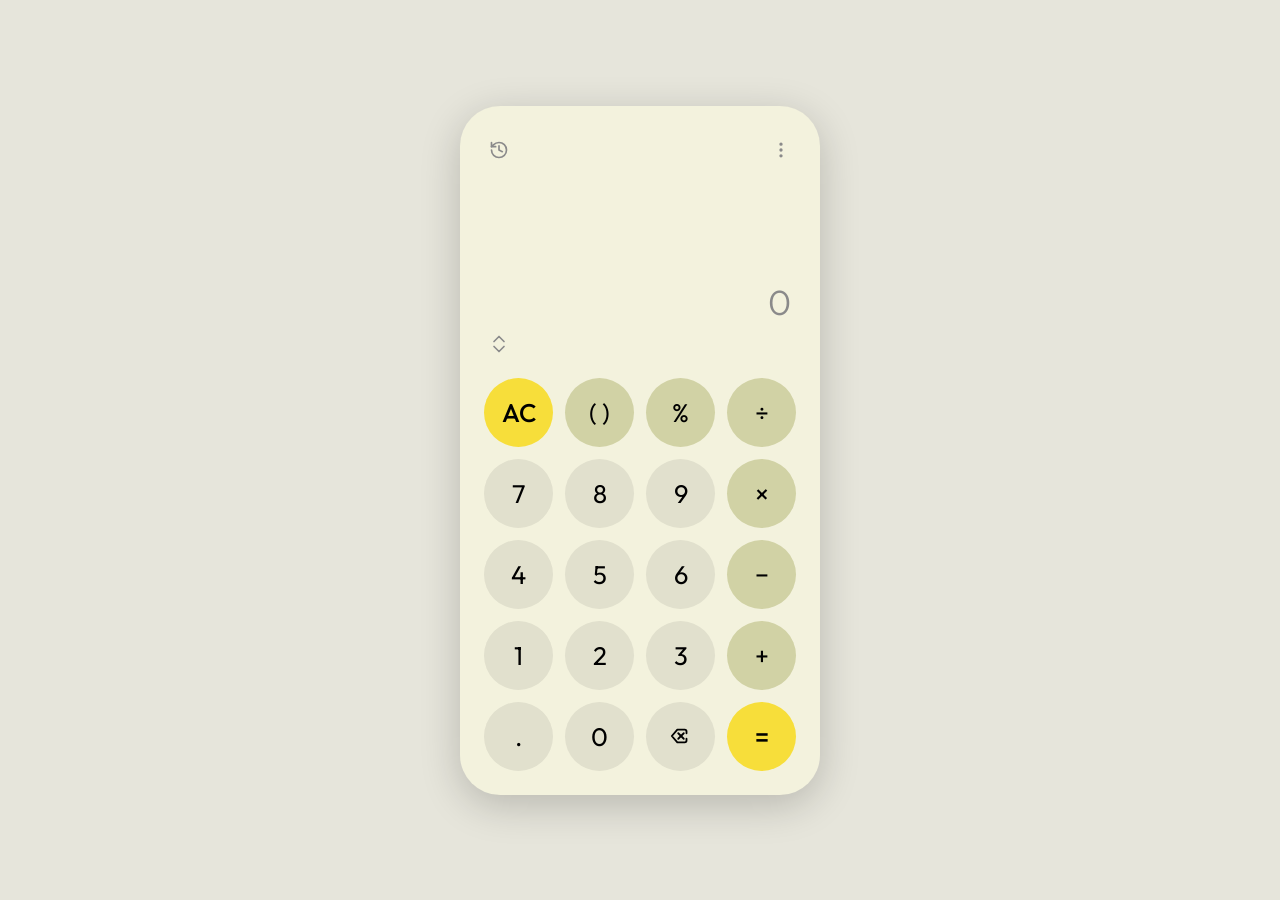
<file: Webdev-Level2-Task1-Calculator/index.html>
<!DOCTYPE html>
<html lang="en">

<head>
    <meta charset="UTF-8">
    <meta name="viewport" content="width=device-width, initial-scale=1.0">
    <title>Calculator Interface</title>
    <link rel="stylesheet" href="style.css">
    <link href="https://fonts.googleapis.com/css2?family=Outfit:wght@300;400;500&display=swap" rel="stylesheet">
</head>

<body data-theme="light">
    <div class="calculator-wrapper">

        <div class="calculator">
            <div class="header">
                <span class="history-icon">
                    <svg xmlns="http://www.w3.org/2000/svg" width="20" height="20" viewBox="0 0 24 24" fill="none"
                        stroke="currentColor" stroke-width="2" stroke-linecap="round" stroke-linejoin="round">
                        <path d="M3 12a9 9 0 1 0 9-9 9.75 9.75 0 0 0-6.74 2.74L3 8" />
                        <path d="M3 3v5h5" />
                        <path d="M12 7v5l4 2" />
                    </svg>
                </span>
                <div class="menu-container">
                    <span class="menu-icon" id="menu-icon">
                        <svg xmlns="http://www.w3.org/2000/svg" width="20" height="20" viewBox="0 0 24 24" fill="none"
                            stroke="currentColor" stroke-width="2" stroke-linecap="round" stroke-linejoin="round">
                            <circle cx="12" cy="12" r="1" />
                            <circle cx="12" cy="5" r="1" />
                            <circle cx="12" cy="19" r="1" />
                        </svg>
                    </span>
                    <div id="dropdown-menu" class="dropdown-menu">
                        <button id="theme-btn" class="theme-btn">Change Theme</button>
                    </div>
                </div>
            </div>
            <div class="display">
                <div class="expression" id="expression"></div>
                <div class="result" id="result">0</div>
            </div>
            <div class="controls">
                <span class="up-down-icon">
                    <svg xmlns="http://www.w3.org/2000/svg" width="20" height="20" viewBox="0 0 24 24" fill="none"
                        stroke="currentColor" stroke-width="2" stroke-linecap="round" stroke-linejoin="round">
                        <path d="m18 15-6 6-6-6" />
                        <path d="m6 9 6-6 6 6" />
                    </svg>
                </span>
            </div>
            <div class="buttons">
                <button class="btn btn-primary" data-action="clear">AC</button>
                <button class="btn btn-secondary" data-action="paren">( )</button>
                <button class="btn btn-secondary" data-action="percent">%</button>
                <button class="btn btn-secondary" data-action="operator" data-value="/">÷</button>
                <button class="btn btn-number" data-value="7">7</button>
                <button class="btn btn-number" data-value="8">8</button>
                <button class="btn btn-number" data-value="9">9</button>
                <button class="btn btn-secondary" data-action="operator" data-value="*">×</button>
                <button class="btn btn-number" data-value="4">4</button>
                <button class="btn btn-number" data-value="5">5</button>
                <button class="btn btn-number" data-value="6">6</button>
                <button class="btn btn-secondary" data-action="operator" data-value="-">−</button>
                <button class="btn btn-number" data-value="1">1</button>
                <button class="btn btn-number" data-value="2">2</button>
                <button class="btn btn-number" data-value="3">3</button>
                <button class="btn btn-secondary" data-action="operator" data-value="+">+</button>
                <button class="btn btn-number" data-value=".">.</button>
                <button class="btn btn-number" data-value="0">0</button>
                <button class="btn btn-number" data-action="backspace">
                    <svg xmlns="http://www.w3.org/2000/svg" width="22" height="22" viewBox="0 0 24 24" fill="none"
                        stroke="currentColor" stroke-width="2" stroke-linecap="round" stroke-linejoin="round">
                        <path d="M18 9V7a2 2 0 0 0-2-2H8L2 12l6 7h8a2 2 0 0 0 2-2v-2" />
                        <line x1="15" y1="9" x2="9" y2="15" />
                        <line x1="9" y1="9" x2="15" y2="15" />
                    </svg>
                </button>
                <button class="btn btn-primary" data-action="calculate">=</button>
            </div>
        </div>
    </div>
    <script src="script.js"></script>
</body>

</html>
</file>
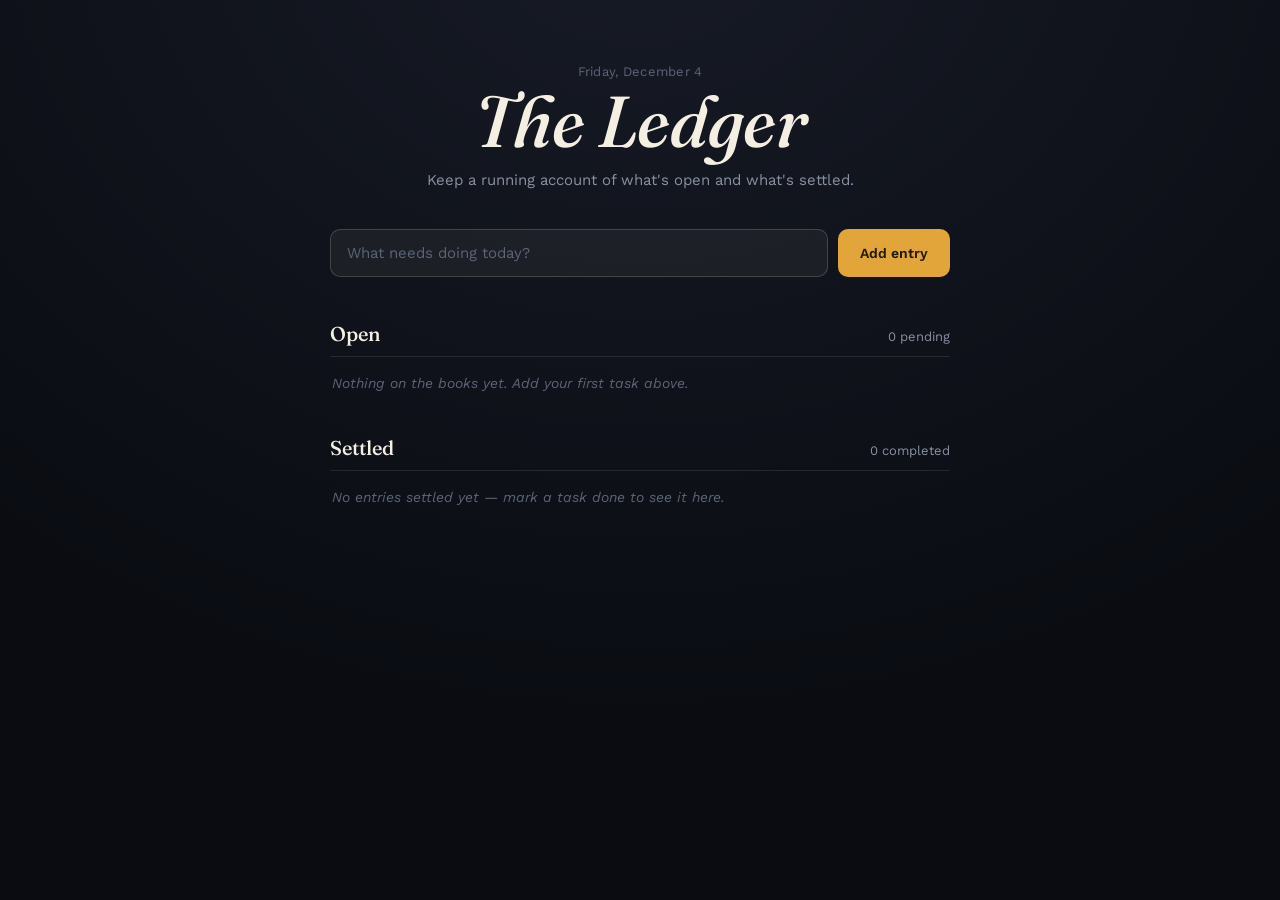
<file: Webdev-Level2-Task3-To-Do-App/index.html>
<!DOCTYPE html>
<html lang="en">

<head>
    <meta charset="UTF-8">
    <meta name="viewport" content="width=device-width, initial-scale=1.0">
    <title>The Ledger — Daily Task Tracker</title>
    <link rel="preconnect" href="https://fonts.googleapis.com">
    <link rel="preconnect" href="https://fonts.gstatic.com" crossorigin>
    <link
        href="https://fonts.googleapis.com/css2?family=Fraunces:ital,opsz,wght@0,9..144,400;0,9..144,500;0,9..144,600;1,9..144,500&family=Work+Sans:wght@400;500;600&display=swap"
        rel="stylesheet">
    <link rel="stylesheet" href="style.css">
</head>

<body>

    <div class="page">

        <header class="masthead">
            <p class="masthead__eyebrow" id="todayDate">—</p>
            <h1 class="masthead__title">The Ledger</h1>
            <p class="masthead__sub">Keep a running account of what's open and what's settled.</p>
        </header>

        <form class="entry-row" id="entryForm" autocomplete="off">
            <input type="text" id="taskInput" class="entry-row__input" placeholder="What needs doing today?"
                maxlength="140" required>
            <button type="submit" class="entry-row__submit">Add entry</button>
        </form>

        <main class="ledger">

            <section class="ledger-section" aria-labelledby="openHeading">
                <div class="ledger-section__head">
                    <h2 id="openHeading" class="ledger-section__title">Open</h2>
                    <span class="ledger-section__count" id="pendingCount">0 pending</span>
                </div>
                <ul class="task-list" id="pendingList"></ul>
                <p class="empty-state" id="pendingEmpty">Nothing on the books yet. Add your first task above.</p>
            </section>

            <section class="ledger-section" aria-labelledby="settledHeading">
                <div class="ledger-section__head">
                    <h2 id="settledHeading" class="ledger-section__title">Settled</h2>
                    <span class="ledger-section__count" id="completedCount">0 completed</span>
                </div>
                <ul class="task-list task-list--settled" id="completedList"></ul>
                <p class="empty-state" id="completedEmpty">No entries settled yet — mark a task done to see it here.</p>
            </section>

        </main>

    </div>

    <script src="script.js"></script>
</body>

</html>
</file>
<file: Webdev-Level2-Task1-Calculator/style.css>
:root {
    --bg-body: #e6e5db;
    --bg-calc: #f3f2dd;
    --text-main: #232323;
    --text-muted: #8a8a8a;
    --btn-primary: #f7de3a;
    --btn-primary-text: #000000;
    --btn-secondary: #d1d2a5;
    --btn-secondary-text: #000000;
    --btn-number: #e1e0cd;
    --btn-number-text: #000000;
}

[data-theme="dark"] {
    --bg-body: #050505;
    --bg-calc: #1c1c1c;
    --text-main: #ffffff;
    --text-muted: #a6a6a6;
    --btn-primary: #f7de3a;
    --btn-primary-text: #000000;
    --btn-secondary: #d1d2a5;
    --btn-secondary-text: #000000;
    --btn-number: #333333;
    --btn-number-text: #ffffff;
}

* {
    box-sizing: border-box;
    margin: 0;
    padding: 0;
    font-family: 'Outfit', sans-serif;
    -webkit-tap-highlight-color: transparent;
}

body {
    background-color: var(--bg-body);
    display: flex;
    justify-content: center;
    align-items: center;
    min-height: 100vh;
    transition: background-color 0.3s;
}

.calculator-wrapper {
    position: relative;
    display: flex;
    justify-content: center;
    align-items: center;
}



.calculator {
    background-color: var(--bg-calc);
    width: 360px;
    border-radius: 40px;
    padding: 24px;
    box-shadow: 0 10px 40px rgba(0, 0, 0, 0.2);
    display: flex;
    flex-direction: column;
    transition: background-color 0.3s;
}

.header {
    display: flex;
    justify-content: space-between;
    color: var(--text-muted);
    padding: 10px 5px;
}

.header span {
    cursor: pointer;
}

.menu-container {
    position: relative;
}

.dropdown-menu {
    position: absolute;
    top: 100%;
    right: 0;
    background: var(--btn-number);
    border-radius: 8px;
    box-shadow: 0 4px 12px rgba(0,0,0,0.2);
    display: none;
    flex-direction: column;
    min-width: 150px;
    z-index: 10;
}

.dropdown-menu.show {
    display: flex;
}

.dropdown-menu button {
    background: none;
    border: none;
    padding: 12px 16px;
    color: var(--text-main);
    font-family: var(--font-body);
    font-size: 1.1rem;
    cursor: pointer;
    text-align: left;
    border-radius: 8px;
}

.dropdown-menu button:hover {
    background: var(--bg-calc);
}

.display {
    display: flex;
    flex-direction: column;
    align-items: flex-end;
    justify-content: flex-end;
    height: 160px;
    padding: 10px 5px;
    word-wrap: break-word;
    word-break: break-all;
}

.expression {
    font-size: 3.5rem;
    color: var(--text-main);
    min-height: 60px;
    max-height: 110px;
    overflow-y: auto;
    width: 100%;
    text-align: right;
    transition: color 0.3s;
    line-height: 1.1;
    font-weight: 300;
}

.expression::-webkit-scrollbar {
    width: 0px;
    background: transparent;
}

.result {
    font-size: 2.2rem;
    color: var(--text-muted);
    min-height: 40px;
    text-align: right;
    margin-top: 5px;
    transition: color 0.3s;
    font-weight: 300;
}

.controls {
    display: flex;
    justify-content: flex-start;
    color: var(--text-muted);
    padding: 0 5px 20px 5px;
}

.buttons {
    display: grid;
    grid-template-columns: repeat(4, 1fr);
    gap: 12px;
}

.btn {
    border: none;
    border-radius: 50%;
    aspect-ratio: 1 / 1;
    font-size: 1.6rem;
    font-weight: 400;
    cursor: pointer;
    display: flex;
    justify-content: center;
    align-items: center;
    transition: filter 0.2s;
}

.btn:active {
    filter: brightness(0.8);
}

.btn-primary {
    background-color: var(--btn-primary);
    color: var(--btn-primary-text);
    font-weight: 500;
}

.btn-secondary {
    background-color: var(--btn-secondary);
    color: var(--btn-secondary-text);
}

.btn-number {
    background-color: var(--btn-number);
    color: var(--btn-number-text);
}

.btn-number svg {
    color: var(--btn-number-text);
}
</file>
<file: Webdev-Level2-Task3-To-Do-App/style.css>
:root {
    --bg-top: #171b26;
    --bg-bottom: #0a0c12;
    --paper: #f4efe2;
    --text: #ece7db;
    --muted: #8891a3;
    --muted-dim: #5c6478;
    --accent: #e2a53a;
    --accent-dim: rgba(226, 165, 58, 0.14);
    --line: rgba(244, 239, 226, 0.1);
    --line-strong: rgba(244, 239, 226, 0.18);
    --danger: #d9705f;
    --font-display: "Fraunces", Georgia, serif;
    --font-body: "Work Sans", -apple-system, BlinkMacSystemFont, sans-serif;
}

* {
    box-sizing: border-box;
}

body {
    margin: 0;
    min-height: 100vh;
    background: radial-gradient(120% 140% at 50% -10%, var(--bg-top) 0%, var(--bg-bottom) 65%);
    color: var(--text);
    font-family: var(--font-body);
    display: flex;
    justify-content: center;
    padding: 64px 20px 96px;
}

.page {
    width: 100%;
    max-width: 620px;
}

/* ---------- Masthead ---------- */

.masthead {
    text-align: center;
    margin-bottom: 40px;
}

.masthead__eyebrow {
    margin: 0 0 6px;
    font-size: 13px;
    letter-spacing: 0.02em;
    color: var(--muted-dim);
}

.masthead__title {
    margin: 0;
    font-family: var(--font-display);
    font-weight: 500;
    font-style: italic;
    font-size: clamp(48px, 9vw, 72px);
    color: var(--paper);
    line-height: 1;
}

.masthead__sub {
    margin: 14px 0 0;
    color: var(--muted);
    font-size: 15px;
}

/* ---------- Entry row ---------- */

.entry-row {
    display: flex;
    gap: 10px;
    margin-bottom: 44px;
}

.entry-row__input {
    flex: 1;
    background: rgba(244, 239, 226, 0.05);
    border: 1px solid var(--line-strong);
    border-radius: 10px;
    padding: 14px 16px;
    font-family: var(--font-body);
    font-size: 15px;
    color: var(--text);
    outline: none;
    transition: border-color 0.15s ease, background 0.15s ease;
}

.entry-row__input::placeholder {
    color: var(--muted-dim);
}

.entry-row__input:focus {
    border-color: var(--accent);
    background: rgba(244, 239, 226, 0.08);
}

.entry-row__submit {
    flex-shrink: 0;
    background: var(--accent);
    color: #221a0c;
    border: none;
    border-radius: 10px;
    padding: 0 22px;
    font-family: var(--font-body);
    font-weight: 600;
    font-size: 14px;
    cursor: pointer;
    transition: filter 0.15s ease, transform 0.1s ease;
}

.entry-row__submit:hover {
    filter: brightness(1.08);
}

.entry-row__submit:active {
    transform: scale(0.97);
}

/* ---------- Ledger sections ---------- */

.ledger {
    display: flex;
    flex-direction: column;
    gap: 40px;
}

.ledger-section__head {
    display: flex;
    align-items: baseline;
    justify-content: space-between;
    border-bottom: 1px solid var(--line);
    padding-bottom: 10px;
    margin-bottom: 6px;
}

.ledger-section__title {
    margin: 0;
    font-family: var(--font-display);
    font-weight: 500;
    font-size: 20px;
    color: var(--paper);
}

.ledger-section__count {
    font-size: 13px;
    color: var(--muted);
}

.task-list {
    list-style: none;
    margin: 0;
    padding: 0;
}

.empty-state {
    display: none;
    margin: 18px 2px 4px;
    color: var(--muted-dim);
    font-size: 14px;
    font-style: italic;
}

.empty-state.is-visible {
    display: block;
}

/* ---------- Task row ---------- */

.task {
    display: flex;
    align-items: flex-start;
    gap: 12px;
    padding: 14px 2px;
    border-bottom: 1px solid var(--line);
}

.task:last-child {
    border-bottom: none;
}

.task__check {
    flex-shrink: 0;
    width: 20px;
    height: 20px;
    margin-top: 2px;
    border-radius: 50%;
    border: 1.5px solid var(--muted-dim);
    background: transparent;
    cursor: pointer;
    display: flex;
    align-items: center;
    justify-content: center;
    padding: 0;
    transition: border-color 0.15s ease, background 0.15s ease;
}

.task__check:hover {
    border-color: var(--accent);
}

.task__check svg {
    width: 11px;
    height: 11px;
    opacity: 0;
    transition: opacity 0.1s ease;
}

.task--settled .task__check {
    background: var(--accent);
    border-color: var(--accent);
}

.task--settled .task__check svg {
    opacity: 1;
}

.task__body {
    flex: 1;
    min-width: 0;
}

.task__text {
    font-size: 15px;
    line-height: 1.45;
    word-break: break-word;
}

.task--settled .task__text {
    color: var(--muted);
    text-decoration: line-through;
    text-decoration-color: var(--muted-dim);
}

.task__meta {
    margin-top: 3px;
    font-size: 12px;
    color: var(--muted-dim);
}

.task__edit-input {
    width: 100%;
    background: rgba(244, 239, 226, 0.06);
    border: 1px solid var(--accent);
    border-radius: 6px;
    padding: 6px 8px;
    font-family: var(--font-body);
    font-size: 15px;
    color: var(--text);
    outline: none;
}

.task__actions {
    flex-shrink: 0;
    display: flex;
    gap: 4px;
    opacity: 0;
    transition: opacity 0.15s ease;
}

.task:hover .task__actions,
.task:focus-within .task__actions {
    opacity: 1;
}

.task__action {
    width: 28px;
    height: 28px;
    border: none;
    background: transparent;
    color: var(--muted);
    border-radius: 6px;
    cursor: pointer;
    display: flex;
    align-items: center;
    justify-content: center;
    transition: background 0.15s ease, color 0.15s ease;
}

.task__action:hover {
    background: var(--accent-dim);
    color: var(--accent);
}

.task__action--delete:hover {
    background: rgba(217, 112, 95, 0.14);
    color: var(--danger);
}

.task__action svg {
    width: 15px;
    height: 15px;
}

/* ---------- Responsive ---------- */

@media (max-width: 420px) {
    body {
        padding: 44px 16px 72px;
    }

    .entry-row {
        flex-direction: column;
    }

    .entry-row__submit {
        padding: 12px;
    }
}
</file>
